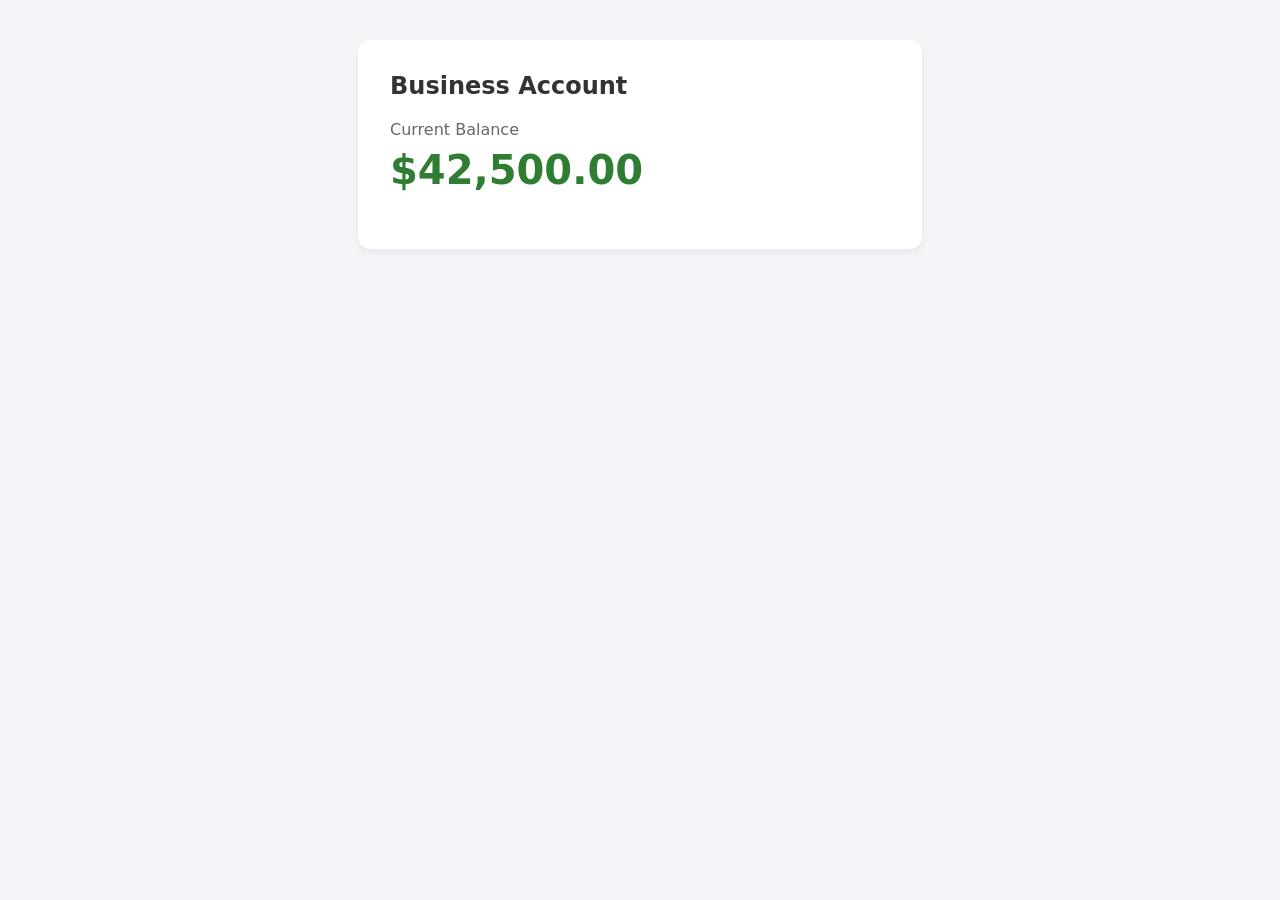
<file: Class 3/8/index.html>
<!DOCTYPE html>
<html lang="en">
<head>
    <meta charset="UTF-8">
    <meta name="viewport" content="width=device-width, initial-scale=1.0">
    <title>Simple Finance</title>
    <style>
        body { 
            font-family: system-ui, -apple-system, sans-serif; 
            background-color: #f4f4f9; 
            color: #333; 
            padding: 2rem; 
            display: flex;
            justify-content: center;
        }
        .card { 
            background: white; 
            padding: 2rem; 
            border-radius: 12px; 
            box-shadow: 0 4px 6px rgba(0,0,0,0.05); 
            width: 100%;
            max-width: 500px;
        }
        .balance { 
            font-size: 2.5rem; 
            font-weight: bold; 
            color: #2e7d32; 
            margin: 0.5rem 0 1.5rem 0; 
        }
        table { 
            width: 100%; 
            border-collapse: collapse; 
        }
        th, td { 
            padding: 0.75rem 0; 
            text-align: left; 
            border-bottom: 1px solid #eee; 
        }
        th { color: #666; font-weight: normal; font-size: 0.9rem; }
        .positive { color: #2e7d32; font-weight: 500; }
        .negative { color: #c62828; font-weight: 500; }
    </style>
</head>
<body>
    <div class="card">
        <h2 style="margin-top: 0;">Business Account</h2>
        <p style="color: #666; margin-bottom: 0;">Current Balance</p>
        <div class="balance">$42,500.00</div>
        
         <!-- Start: Students work starting from here  -->
         
         <!-- End -->
    </div>
</body>
</html>
</file>
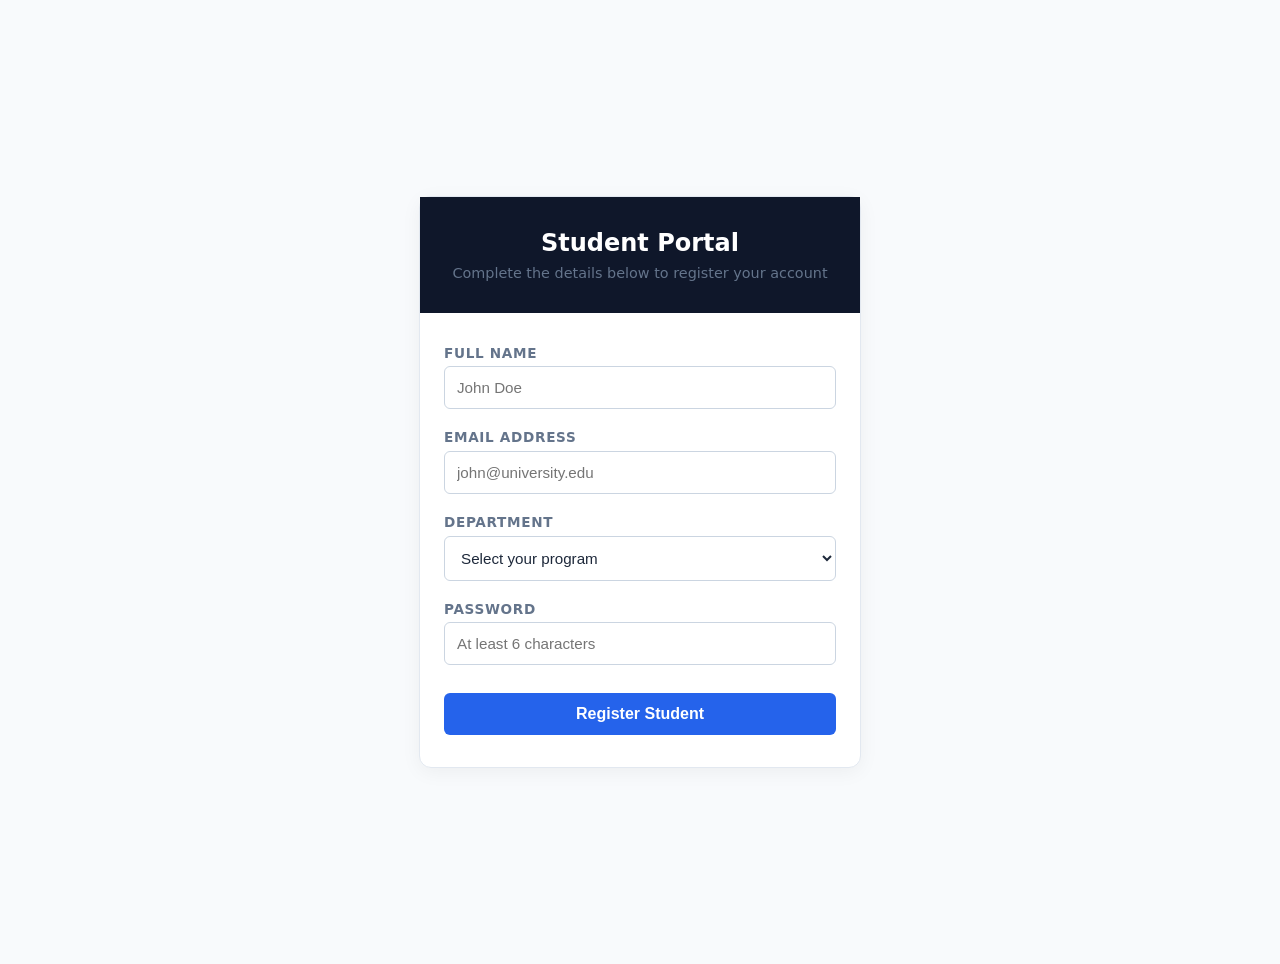
<file: Class 3/9/index.html>
<!DOCTYPE html>
<html lang="en">
<head>
    <meta charset="UTF-8">
    <meta name="viewport" content="width=device-width, initial-scale=1.0">
    <title>Student Registration Portal</title>
    <style>
        :root {
            --primary-color: #2563eb;
            --primary-hover: #1d4ed8;
            --bg-color: #f8fafc;
            --card-bg: #ffffff;
            --text-main: #1e293b;
            --text-muted: #64748b;
            --border-color: #cbd5e1;
            --error-color: #dc2626;
            --success-bg: #f0fdf4;
            --success-text: #166534;
            --success-border: #bbf7d0;
        }

        body {
            font-family: system-ui, -apple-system, BlinkMacSystemFont, "Segoe UI", Roboto, sans-serif;
            background-color: var(--bg-color);
            color: var(--text-main);
            margin: 0;
            padding: 2rem 1rem;
            display: flex;
            justify-content: center;
            align-items: center;
            min-height: 100vh;
        }

        .registration-wrapper {
            background-color: var(--card-bg);
            width: 100%;
            max-width: 440px;
            border-radius: 12px;
            box-shadow: 0 4px 20px rgba(0, 0, 0, 0.05);
            overflow: border-box;
            border: 1px solid #e2e8f0;
        }

        header.portal-header {
            background-color: #0f172a;
            color: #ffffff;
            padding: 2rem 1.5rem;
            text-align: center;
        }

        .portal-header h1 {
            margin: 0 0 0.5rem 0;
            font-size: 1.5rem;
            font-weight: 700;
        }

        .portal-header p {
            margin: 0;
            color: var(--text-muted);
            font-size: 0.9rem;
        }

        main.portal-body {
            padding: 2rem 1.5rem;
        }

        .alert-success {
            background-color: var(--success-bg);
            border: 1px solid var(--success-border);
            color: var(--success-text);
            padding: 0.75rem 1rem;
            border-radius: 6px;
            font-size: 0.9rem;
            margin-bottom: 1.25rem;
            display: none;
        }

        .alert-success.show {
            display: block;
        }

        .form-group {
            margin-bottom: 1.25rem;
        }

        label {
            display: block;
            font-size: 0.85rem;
            font-weight: 600;
            text-transform: uppercase;
            letter-spacing: 0.05em;
            color: var(--text-muted);
            margin-bottom: 0.35rem;
        }

        input, select {
            width: 100%;
            padding: 0.75rem;
            box-sizing: border-box;
            border: 1px solid var(--border-color);
            border-radius: 6px;
            font-size: 0.95rem;
            color: var(--text-main);
            background-color: #fff;
            transition: border-color 0.2s, box-shadow 0.2s;
        }

        input:focus, select:focus {
            outline: none;
            border-color: var(--primary-color);
            box-shadow: 0 0 0 3px rgba(37, 99, 235, 0.15);
        }

        input.error, select.error {
            border-color: var(--error-color);
            background-color: #fef2f2;
        }

        .error-message {
            color: var(--error-color);
            font-size: 0.8rem;
            margin-top: 0.3rem;
            display: none;
        }

        .error-message.show {
            display: block;
        }

        button[type="submit"] {
            width: 100%;
            padding: 0.75rem;
            background-color: var(--primary-color);
            color: white;
            border: none;
            border-radius: 6px;
            font-size: 1rem;
            font-weight: 600;
            cursor: pointer;
            transition: background-color 0.2s;
            margin-top: 0.5rem;
        }

        button[type="submit"]:hover {
            background-color: var(--primary-hover);
        }
    </style>
</head>
<body>

    <article class="registration-wrapper">
        <!-- Semantic Header for introductory branding -->
        <header class="portal-header">
            <h1>Student Portal</h1>
            <p>Complete the details below to register your account</p>
        </header>

        <!-- Semantic Main content container -->
        <main class="portal-body">
            
            <!-- Success confirmation notice -->
            <div id="successBox" class="alert-success" role="alert">
                Registration successful! Welcome to the university portal.
            </div>

            <!-- Registration Form adhering to semantics -->
            <form id="studentRegistrationForm" novalidate>
                
                <div class="form-group">
                    <label for="fullName">Full Name</label>
                    <input type="text" id="fullName" name="fullName" placeholder="John Doe">
                    <div id="fullNameError" class="error-message">Full name is required.</div>
                </div>

                <div class="form-group">
                    <label for="email">Email Address</label>
                    <input type="email" id="email" name="email" placeholder="john@university.edu">
                    <div id="emailError" class="error-message">Please provide a valid email address.</div>
                </div>

                <div class="form-group">
                    <label for="department">Department</label>
                    <select id="department" name="department">
                        <option value="">Select your program</option>
                        <option value="cs">Computer Science</option>
                        <option value="business">Business Administration</option>
                        <option value="engineering">Mechanical Engineering</option>
                        <option value="arts">Fine Arts & Design</option>
                    </select>
                    <div id="departmentError" class="error-message">Please select a department.</div>
                </div>

                <div class="form-group">
                    <label for="password">Password</label>
                    <input type="password" id="password" name="password" placeholder="At least 6 characters">
                    <div id="passwordError" class="error-message">Password must be at least 6 characters long.</div>
                </div>

                <button type="submit">Register Student</button>
            </form>
        </main>
    </article>

    <!-- Form Validation Script -->
    <script>
        const form = document.getElementById('studentRegistrationForm');
        const successBox = document.getElementById('successBox');

        form.addEventListener('submit', function(event) {
            event.preventDefault(); // Stop default browser submission reload
            let isValid = true;

            // Reference input elements
            const fullName = document.getElementById('fullName');
            const email = document.getElementById('email');
            const department = document.getElementById('department');
            const password = document.getElementById('password');

            // Reference error notification elements
            const fullNameError = document.getElementById('fullNameError');
            const emailError = document.getElementById('emailError');
            const departmentError = document.getElementById('departmentError');
            const passwordError = document.getElementById('passwordError');

            // Reset success box visibility
            successBox.classList.remove('show');

            // 1. Validate Full Name
            if (fullName.value.trim() === '') {
                fullName.classList.add('error');
                fullNameError.classList.add('show');
                isValid = false;
            } else {
                fullName.classList.remove('error');
                fullNameError.classList.remove('show');
            }

            // 2. Validate Email using regex pattern matching
            const emailRegex = /^[^\s@]+@[^\s@]+\.[^\s@]+$/;
            if (!emailRegex.test(email.value.trim())) {
                email.classList.add('error');
                emailError.classList.add('show');
                isValid = false;
            } else {
                email.classList.remove('error');
                emailError.classList.remove('show');
            }

            // 3. Validate Department selection -- student works
           

            // 4. Validate Password length. The password must has at least 6 characters - student works
             

            // Final Validation Verdict
            if (isValid) {
                successBox.classList.add('show');
                form.reset();
            }
        });
    </script>
</body>
</html>
</file>
